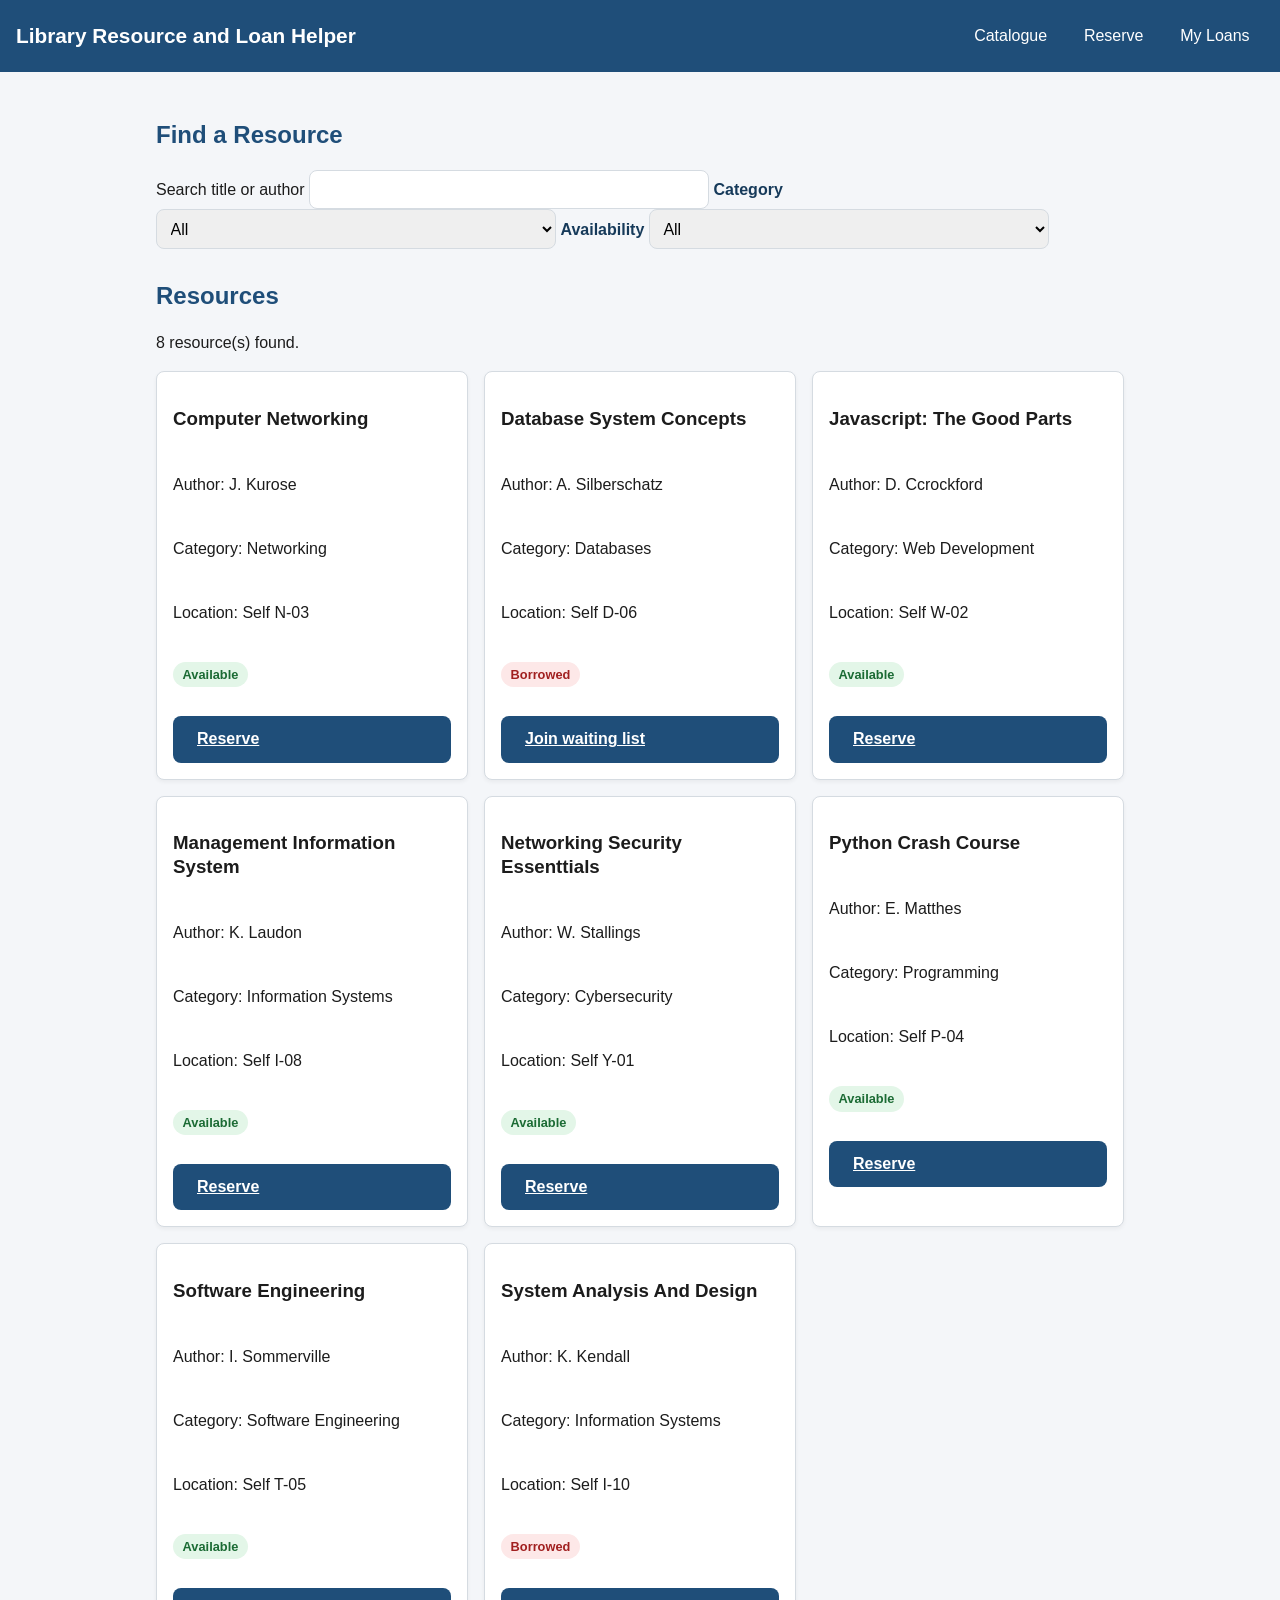
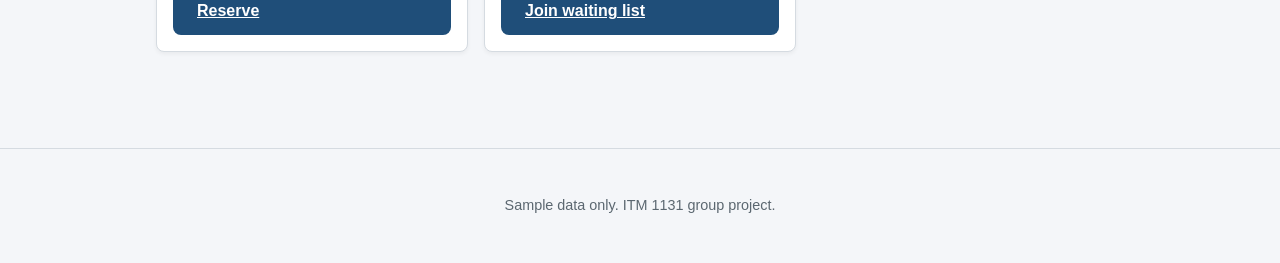
<file: index.html>
<!DOCTYPE html>
<html lang="en">
<head>
    <meta charset="UTF-8">
    <meta name="Viewport" content="width=device-width, initial-scale=1.0">
    <title>Library Resource and Loan Helper</title>
    <link rel="stylesheet" href="css/style.css">
</head>
<body>
    <header class="site-header">
        <h1>Library Resource and Loan Helper</h1>
        <nav aria-label="Main navigation">
            <a href="index.html" arial-current="page">Catalogue</a>
            <a href="reserve.html">Reserve</a>
            <a href="loans.html">My Loans</a>
        </nav>
    </header>

    <main>
        <section aria-labelledby="search-heading" class="filters">
            <h2 id="search-heading">Find a Resource</h2>

            <lable for="searchInput">Search title or author</label>
            <input type="search" id="searchInput">

            <label for="categoryFilter">Category</label>
            <select id="categoryFilter">
                <option value="all">All</option>
                <option>Programming</option>
                <option>Web Development</option>
                <option>Databases</option>
                <option>Networking</option>
                <option>Information Systems</option>
                <option>Cybersecurity</option>
                <option>Software Engineering</option>
            </select>
            <label for="availabilityFilter">Availability</label>
            <select id="availabilityFilter">
                <option value="all">All</option>
                <option value="available">Available</option>
                <option value="borrowed">Borrowed</option>
            </select>
        </section>

        <section aria-labelledby="results-heading">
            <h2 id="results-heading">Resources</h2>
            <p id="resultCount" aria-live="polite"></p>
            <div id="resourceList" class="card-grid"></div>
            <p id="emptyMessage" hidden>No resources match your search.</p>
            </section>
    </main>

    <footer><p>Sample data only. ITM 1131 group project.</p></footer>

    <script src="js/data.js"></script>
    <script src="js/catalogue.js"></script>
</body>
</html>
</file>
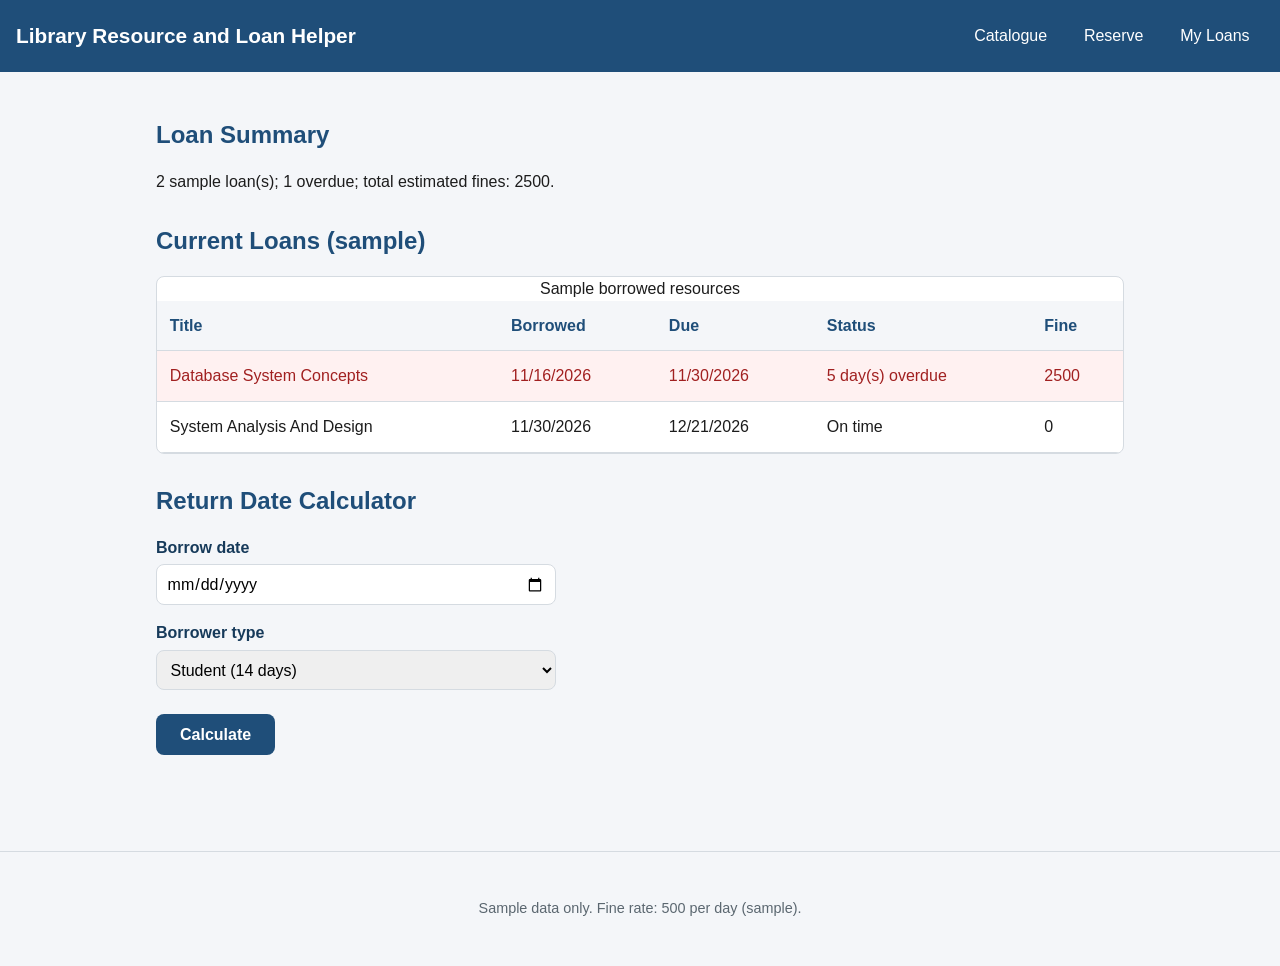
<file: loans.html>
<!DOCTYPE html>
<html lang="en">
<head>
  <meta charset="UTF-8">
  <meta name="viewport" content="width=device-width, initial-scale=1.0">
  <title>My Loans | Library Helper</title>
  <link rel="stylesheet" href="css/style.css">
</head>
<body>

  <header class="site-header">
    <h1>Library Resource and Loan Helper</h1>
    <nav aria-label="Main navigation">
      <a href="index.html">Catalogue</a>
      <a href="reserve.html">Reserve</a>
      <a href="loans.html" aria-current="page">My Loans</a>
    </nav>
  </header>

  <main>
    <section aria-labelledby="summary-heading">
      <h2 id="summary-heading">Loan Summary</h2>
      <p id="loanSummary" aria-live="polite"></p>
    </section>

    <section aria-labelledby="loans-heading">
      <h2 id="loans-heading">Current Loans (sample)</h2>
      <div class="table-wrap">
        <table>
          <caption>Sample borrowed resources</caption>
          <thead>
            <tr>
              <th scope="col">Title</th>
              <th scope="col">Borrowed</th>
              <th scope="col">Due</th>
              <th scope="col">Status</th>
              <th scope="col">Fine</th>
            </tr>
          </thead>
          <tbody id="loanTable"></tbody>
        </table>
      </div>
    </section>

    <section aria-labelledby="calc-heading">
      <h2 id="calc-heading">Return Date Calculator</h2>
      <form id="calcForm" novalidate>
        <div class="form-group">
          <label for="borrowDate">Borrow date</label>
          <input type="date" id="borrowDate">
        </div>
        <div class="form-group">
          <label for="userGroup">Borrower type</label>
          <select id="userGroup">
            <option value="14">Student (14 days)</option>
            <option value="30">Lecturer (30 days)</option>
            <option value="21">Library staff (21 days)</option>
          </select>
        </div>
        <button type="submit" class="btn">Calculate</button>
      </form>
      <div id="calcResult" role="status" aria-live="polite" hidden></div>
    </section>
  </main>

  <footer><p>Sample data only. Fine rate: 500 per day (sample).</p></footer>

  <script src="js/data.js"></script>
  <script src="js/loans.js"></script>
</body>
</html>
</file>
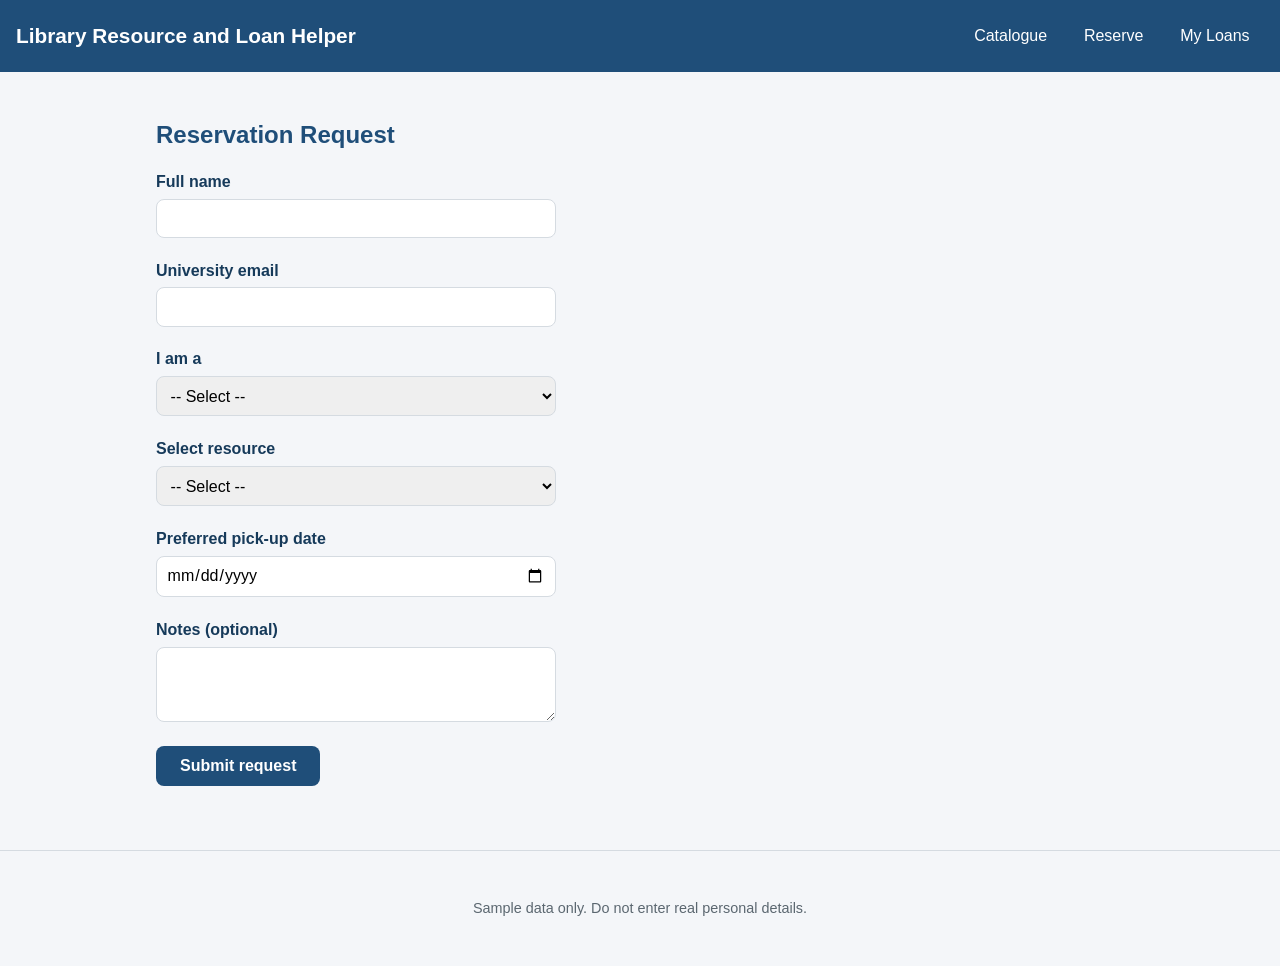
<file: reserve.html>
<!DOCTYPE html>
<html lang="en">
<head>
    <meta charset="UTF-8">
    <meta name="viewport" content="width=device-width, initial-scale=1.0">
    <title>Reserve a Resource | Library Helper</title>
    <link rel="stylesheet" href="css/style.css">
</head>

<body>

    <header class="site-header">
        <h1>Library Resource and Loan Helper</h1>

        <nav aria-label="Main navigation">
            <a href="index.html">Catalogue</a>
            <a href="reserve.html" aria-current="page">Reserve</a>
            <a href="loans.html">My Loans</a>
        </nav>
    </header>

    <main>
        <h2>Reservation Request</h2>

        <div id="formMessage" role="alert" aria-live="assertive" hidden></div>

        <form id="reserveForm" novalidate>

            <div class="form-group">
                <label for="fullName">Full name</label>
                <input type="text" id="fullName" name="fullName"
                       Autocomplete="name">
                <span class="error" id="fullNameError"></span>
            </div>

            <div class="form-group">
                <label for="email">University email</label>
                <input type="email" id="email" name="email"
                       Autocomplete="email">
                <span class="error" id="emailError"></span>
            </div>

            <div class="form-group">
                <label for="userType">I am a</label>
                <select id="userType" name="userType">
                    <option value="">-- Select --</option>
                    <option value="Student">Student</option>
                    <option value="Lecturer">Lecturer</option>
                    <option value="Library staff">Library staff</option>
                </select>
                <span class="error" id="userTypeError"></span>
            </div>

            <div class="form-group">
                <label for="resourceId">Select resource</label>
                <select id="resourceId" name="resourceId">
                    <option value="">-- Select a resource --</option>
                </select>
                <span class="error" id="resourceIdError"></span>
            </div>

            <div class="form-group">
                <label for="pickupDate">Preferred pick-up date</label>
                <input type="date" id="pickupDate" name="pickupDate">
                <span class="error" id="pickupDateError"></span>
            </div>

            <div class="form-group">
                <label for="notes">Notes (optional)</label>
                <textarea id="notes" name="notes" rows="3"
                          Maxlength="200"></textarea>
            </div>

            <button type="submit" class="btn">Submit request</button>

        </form>
    </main>

    <footer>
        <p>Sample data only. Do not enter real personal details.</p>
    </footer>

    <script src="js/data.js"></script>
    <script src="js/reserve.js"></script>

</body>
</html>
</file>
<file: css/style.css>
/* ---------- 1. Global reset and variables ---------- */
*,
*::before,
*::after {
  Box-sizing: border-box;
}

:root {
  --primary: #1f4e79;
  --primary-dark: #163a5a;
  --accent: #f2a900;
  --bg: #f4f6f9;
  --surface: #ffffff;
  --text: #1c1c1c;
  --muted: #5b6770;
  --border: #d5dbe1;
  --success-bg: #e3f6e8;
  --success-text: #1b6b34;
  --error-bg: #fde8e8;
  --error-text: #a12020;
  --radius: 8px;
  --space: 1rem;
}

Body {
  Margin: 0;
  Font-family: “Segoe UI”, Arial, sans-serif;
  Line-height: 1.5;
  Color: var(--text);
  Background: var(--bg);
}

H1, h2, h3 { line-height: 1.25; }
H2 { color: var(--primary); margin-top: 2rem; }

/* ---------- 2. Header and navigation (Flexbox) ---------- */
.site-header {
  Display: flex;
  Flex-direction: column;
  Gap: 0.5rem;
  Padding: var(--space);
  Background: var(--primary);
  Color: #fff;
}

.site-header h1 {
  Margin: 0;
  Font-size: 1.3rem;
}

.site-header nav {
  Display: flex;
  Flex-wrap: wrap;
  Gap: 0.5rem;
}

.site-header nav a {
  Color: #fff;
  Text-decoration: none;
  Padding: 0.5rem 0.9rem;
  Border-radius: var(--radius);
  Transition: background 0.2s;
}

.site-header nav a:hover,
.site-header nav a[aria-current=”page”] {
  Background: var(--primary-dark);
  Border-bottom: 3px solid var(--accent);
}

/* ---------- 3. Main layout ---------- */
Main {
  Max-width: 1000px;
  Margin: 0 auto;
  Padding: var(--space);
}

Section {
  Margin-bottom: 2rem;
}

/* ---------- 4. Forms (Reserve & Calculator) ---------- */
.form-group {
  Margin-bottom: 1rem;
  Display: flex;
  Flex-direction: column;
  Gap: 0.3rem;
}

Label {
  Font-weight: 600;
  Color: var(--primary-dark);
}

Input, select, textarea {
  Padding: 0.6rem;
  Border: 1px solid var(--border);
  Border-radius: var(--radius);
  Font-family: inherit;
  Font-size: 1rem;
  Width: 100%;
  Max-width: 400px;
}

Input:focus, select:focus, textarea:focus {
  Outline: 2px solid var(--accent);
  Border-color: transparent;
}

.error {
  Color: var(--error-text);
  Font-size: 0.85rem;
  Font-weight: 600;
}

/* ---------- 5. Buttons ---------- */
.btn {
  Background: var(--primary);
  Color: white;
  Border: none;
  Padding: 0.7rem 1.5rem;
  Font-size: 1rem;
  Border-radius: var(--radius);
  Cursor: pointer;
  Font-weight: bold;
  Margin-top: 0.5rem;
}

.btn:hover {
  Background: var(--primary-dark);
}

/* ---------- 6. Messages (Success / Error) ---------- */
.message {
  Padding: 1rem;
  Border-radius: var(--radius);
  Margin-bottom: 1rem;
  Font-weight: 500;
}

.message-error {
  Background: var(--error-bg);
  Color: var(--error-text);
  Border: 1px solid var(--error-text);
}

.message-success {
  Background: var(--success-bg);
  Color: var(--success-text);
  Border: 1px solid var(--success-text);
}

/* ---------- 7. Catalogue Grid (CSS Grid) ---------- */
.card-grid {
  Display: grid;
  Grid-template-columns: 1fr; /* Mobile: 1 column */
  Gap: 1rem;
  Margin-top: 1rem;
}

.card {
  Background: var(--surface);
  Padding: 1rem;
  Border-radius: var(--radius);
  Border: 1px solid var(--border);
  Box-shadow: 0 2px 4px rgba(0,0,0,0.05);
  Display: flex;
  Flex-direction: column;
  Gap: 0.5rem;
}

.status {
  Display: inline-block;
  Padding: 0.2rem 0.6rem;
  Border-radius: 99px;
  Font-size: 0.8rem;
  Font-weight: bold;
  Align-self: flex-start;
}

.status.available { background: var(--success-bg); color: var(--success-text); }
.status.borrowed { background: var(--error-bg); color: var(--error-text); }

/* ---------- 8. Loans Table ---------- */
.table-wrap {
  Overflow-x: auto; /* Scroll horizontally on mobile */
  Background: var(--surface);
  Border-radius: var(--radius);
  Border: 1px solid var(--border);
}

Table {
  Width: 100%;
  Border-collapse: collapse;
  Text-align: left;
}

Th, td {
  Padding: 0.8rem;
  Border-bottom: 1px solid var(--border);
}

Th {
  Background: var(--bg);
  Color: var(--primary);
  Font-weight: bold;
}

.row-overdue {
  Background: #fff1f1;
  Color: var(--error-text);
}

/* ---------- 9. Footer ---------- */
Footer {
  Text-align: center;
  Padding: 2rem var(--space);
  Color: var(--muted);
  Font-size: 0.9rem;
  Border-top: 1px solid var(--border);
  Margin-top: 3rem;
}

/* ---------- 10. Responsive Media Queries ---------- */
/* Tablet */
@media (min-width: 600px) {
  .card-grid {
    Grid-template-columns: repeat(2, 1fr); /* 2 columns */
  }
  .site-header {
    Flex-direction: row;
    Justify-content: space-between;
    Align-items: center;
  }
}

/* Desktop */
@media (min-width: 900px) {
  .card-grid {
    Grid-template-columns: repeat(3, 1fr); /* 3 columns */
  }
}
</file>
